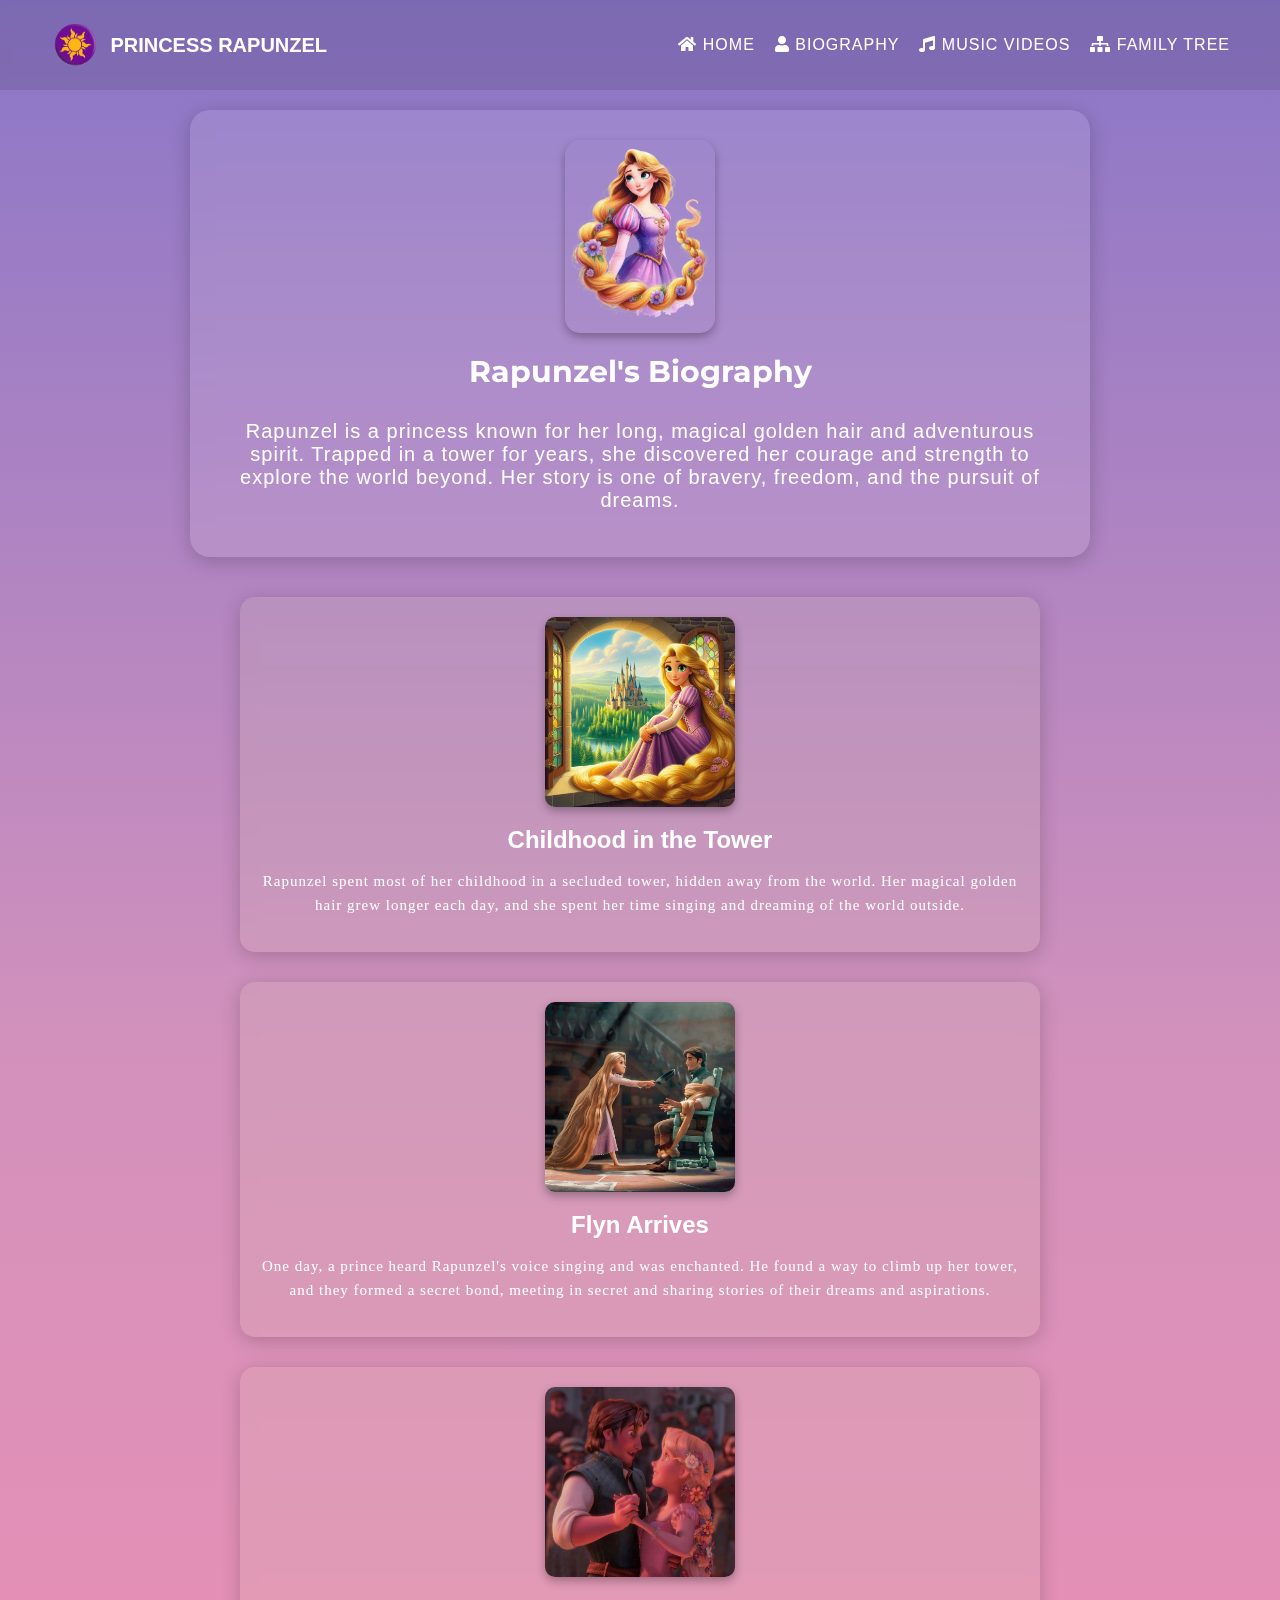
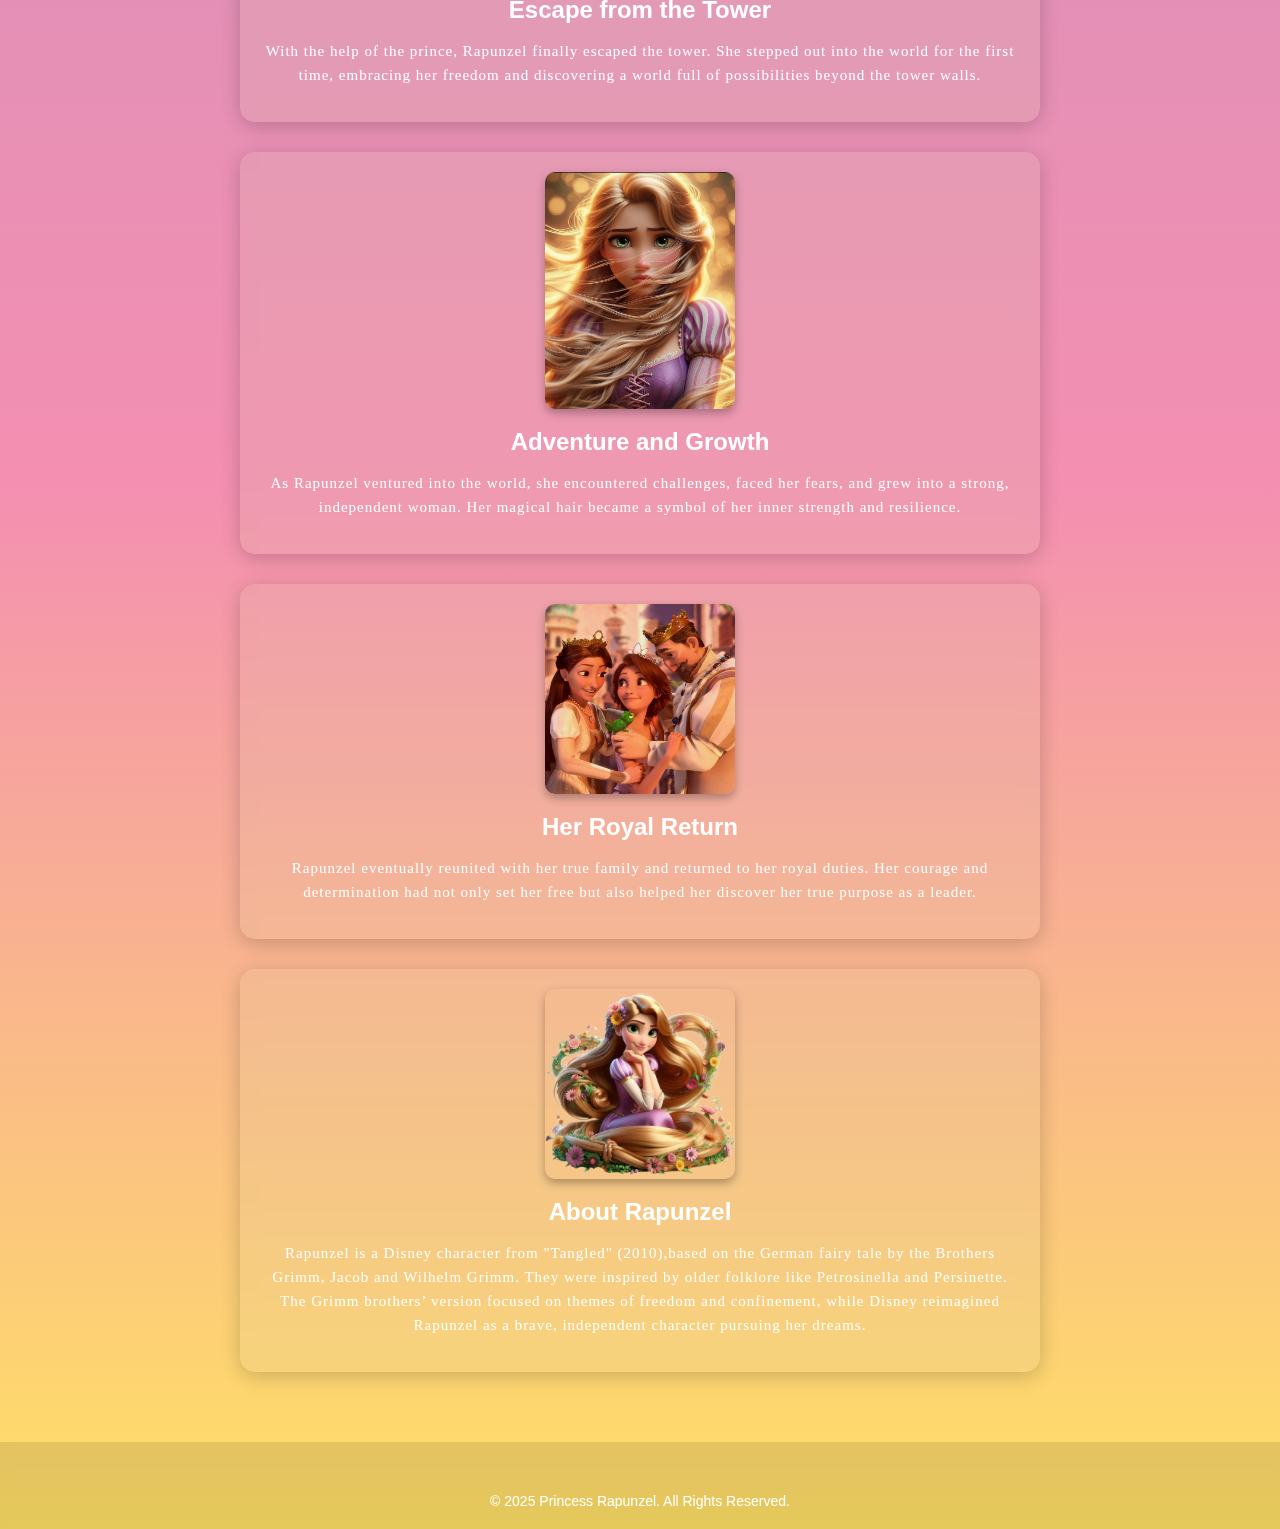
<file: biography.html>
<!DOCTYPE html>
<html lang="en">
<head>
    <meta charset="UTF-8">
    <meta name="viewport" content="width=device-width, initial-scale=1.0">
    <link rel="icon" href="images/logo.png" type="image/x-icon">
    <title>Rapunzel Biography</title>
    <link href="https://fonts.googleapis.com/css2?family=Roboto:wght@400;500;700&family=Montserrat:wght@600;700&display=swap" rel="stylesheet">
    <link rel="stylesheet" href="https://cdnjs.cloudflare.com/ajax/libs/font-awesome/5.15.4/css/all.min.css">
    <link rel="stylesheet" href="style.css">
    <link rel="stylesheet" href="bstyle.css">
</head>
<body>
    <header>
        <div class="logo">
            <img src="images/logo.png" alt="Princess Rapunzel Logo" style="height: 50px;">
            <span>PRINCESS RAPUNZEL</span>
        </div>
        <nav>
            <ul>
                <li><a href="index.html"><i class="fa fa-home"></i> HOME</a></li>
                <li><a href="biography.html"><i class="fa fa-user"></i> BIOGRAPHY </a></li>
                <li><a href="music.html"><i class="fa fa-music"></i> MUSIC VIDEOS</a></li>
                <li><a href="family-tree.html"><i class="fa fa-sitemap"></i> FAMILY TREE</a></li>
            </ul>
        </nav>
    </header>
<section class="sec">
    <section class="about">
        <img src="images/raps.png" alt="Princess Rapunzel">
        <h2>Rapunzel's Biography</h2>
        <p>Rapunzel is a princess known for her long, magical golden hair and adventurous spirit. Trapped in a tower for years, she discovered her courage and strength to explore the world beyond. Her story is one of bravery, freedom, and the pursuit of dreams.</p>
    </section>

    <section class="biography-container">
        <!-- Stage 1: Childhood in the Tower -->
        <div class="biography-stage">
            <img src="images/tow.jpg" alt="Rapunzel in the tower">
            <h2>Childhood in the Tower</h2>
            <p>Rapunzel spent most of her childhood in a secluded tower, hidden away from the world. Her magical golden hair grew longer each day, and she spent her time singing and dreaming of the world outside.</p>
        </div>
    
        <!-- Stage 2: The Prince Arrives -->
        <div class="biography-stage">
            <img src="images/mflyn.jpg" alt="Rapunzel with the Prince">
            <h2>Flyn Arrives</h2>
            <p>One day, a prince heard Rapunzel's voice singing and was enchanted. He found a way to climb up her tower, and they formed a secret bond, meeting in secret and sharing stories of their dreams and aspirations.</p>
        </div>
    
        <!-- Stage 3: Escape from the Tower -->
        <div class="biography-stage">
            <img src="images/flyn.jpg" alt="Rapunzel escapes the tower">
            <h2>Escape from the Tower</h2>
            <p>With the help of the prince, Rapunzel finally escaped the tower. She stepped out into the world for the first time, embracing her freedom and discovering a world full of possibilities beyond the tower walls.</p>
        </div>
    
        <!-- Stage 4: Adventure and Growth -->
        <div class="biography-stage">
            <img src="images/adventure.jpg" alt="Rapunzel's adventure">
            <h2>Adventure and Growth</h2>
            <p>As Rapunzel ventured into the world, she encountered challenges, faced her fears, and grew into a strong, independent woman. Her magical hair became a symbol of her inner strength and resilience.</p>
        </div>
    
        <!-- Stage 5: Her Royal Return -->
        <div class="biography-stage">
            <img src="images/family.jpg" alt="Rapunzel's royal return">
            <h2>Her Royal Return</h2>
            <p>Rapunzel eventually reunited with her true family and returned to her royal duties. Her courage and determination had not only set her free but also helped her discover her true purpose as a leader.</p>
        
        </div>

        <div class="biography-stage">
            <img src="images/rap.png" alt="Rapunzel's royal return">
            <h2>About Rapunzel</h2>
            <p>Rapunzel is a Disney character from "Tangled" (2010),based on the German fairy tale by the Brothers Grimm, Jacob and Wilhelm Grimm. They were inspired by older folklore like Petrosinella and Persinette. The Grimm brothers’ version focused on themes of freedom and confinement, while Disney reimagined Rapunzel as a brave, independent character pursuing her dreams.</p>

        </div>

    </section>
</section>    

    <footer>
        <div class="social-icons">
            <a href="https://www.facebook.com/TangledRapunzel/" class="social-icon"><i class="fa fa-facebook"></i></a>
            <a href="https://x.com/sundroplight" class="social-icon"><i class="fa fa-twitter"></i></a>
            <a href="https://www.instagram.com/disney._rapunzel._/?hl=en" class="social-icon"><i class="fa fa-instagram"></i></a>
        </div>
        &copy; 2025 Princess Rapunzel. All Rights Reserved.
    </footer>
</body>
</html>
</file>
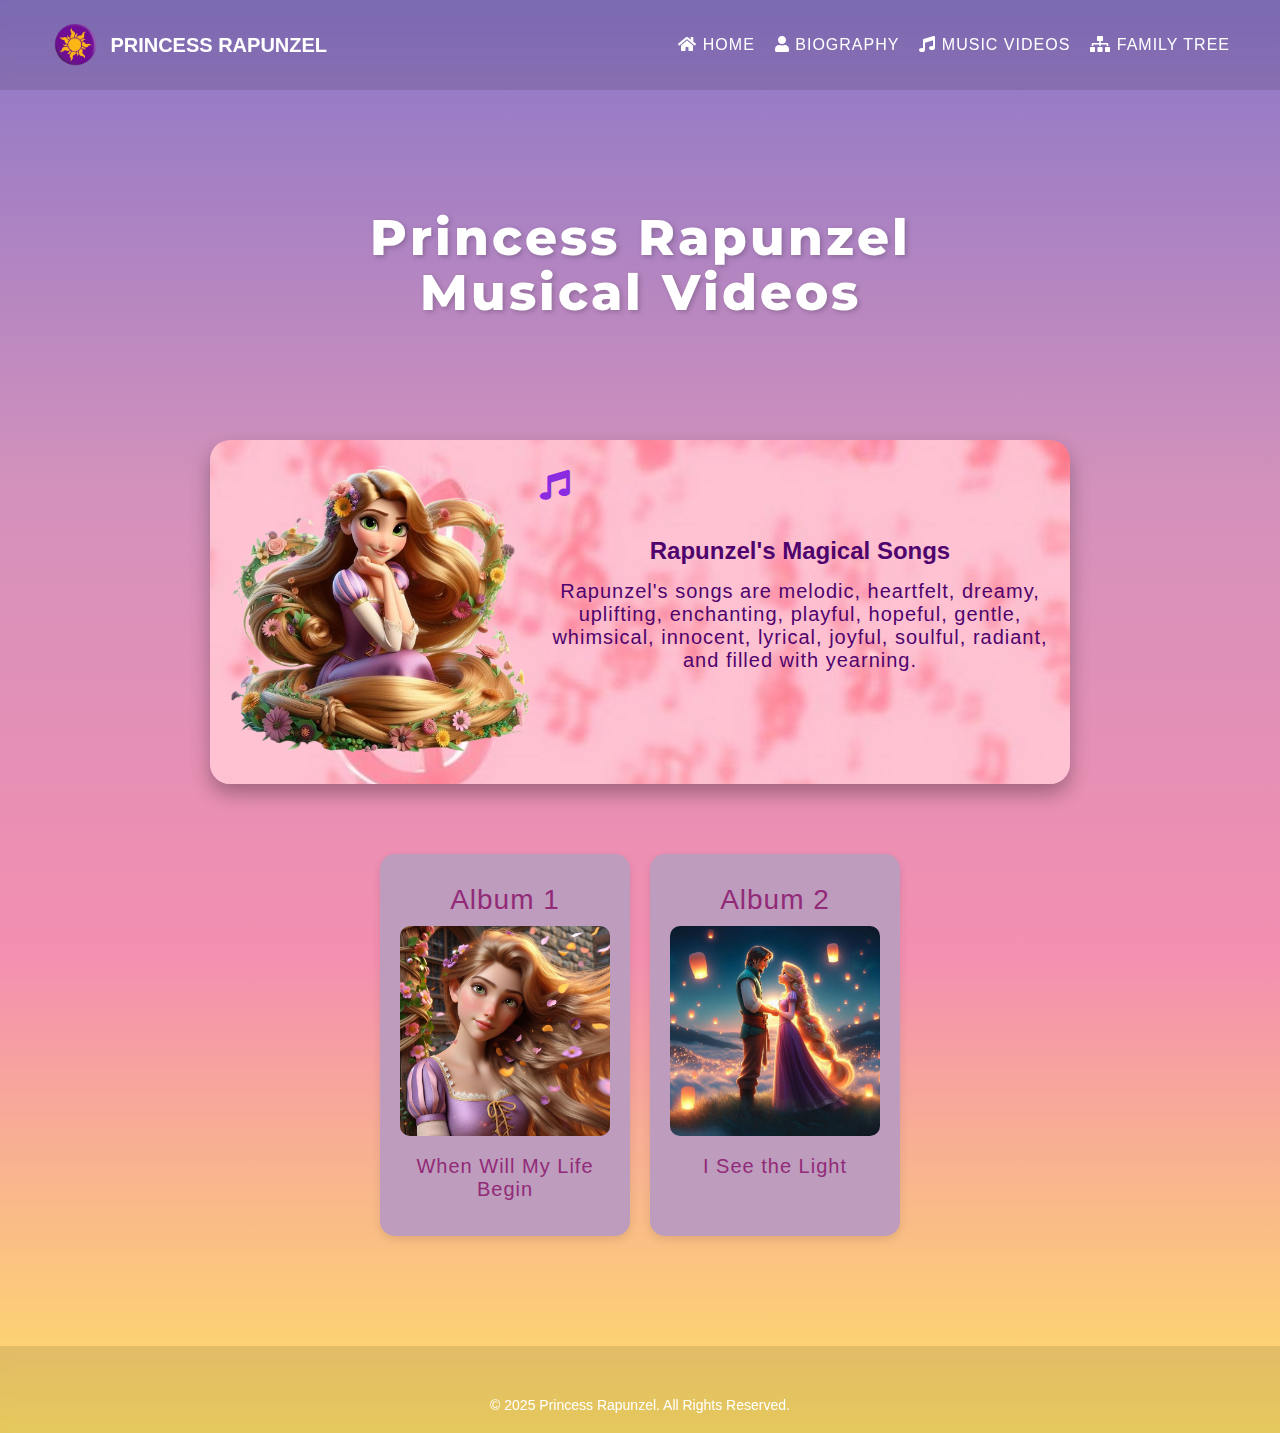
<file: music.html>
<!DOCTYPE html>
<html lang="en">
<head>
    <meta charset="UTF-8">
    <meta name="viewport" content="width=device-width, initial-scale=1.0">
    <link rel="icon" href="images/logo.png" type="image/x-icon">
    <title>Rapunzel Music Videos</title>
    <link href="https://fonts.googleapis.com/css2?family=Roboto:wght@400;500;700&family=Montserrat:wght@600;700&display=swap" rel="stylesheet">
    <link rel="stylesheet" href="https://cdnjs.cloudflare.com/ajax/libs/font-awesome/5.15.4/css/all.min.css">
    <link rel="stylesheet" href="style.css">
    <link rel="stylesheet" href="mstyle.css">
</head>
<body>
  <header>
    <div class="logo">
        <img src="images/logo.png" alt="Princess Rapunzel Logo" style="height: 50px;">
        <span>PRINCESS RAPUNZEL</span>
    </div>
    <nav>
        <ul>
            <li><a href="index.html" ><i class="fa fa-home"></i> HOME</a></li>
            <li><a href="biography.html" ><i class="fa fa-user"></i> BIOGRAPHY</a></li>
            <li><a href="music.html"><i class="fa fa-music"></i> MUSIC VIDEOS</a></li>
            <li><a href="family-tree.html"><i class="fa fa-sitemap"></i> FAMILY TREE</a></li>
        </ul>
    </nav>
</header>

<div class="container">
    <section class="hero">
        <h1>Princess Rapunzel <br>Musical Videos</h1>
    </section>

    <div class="about-music-container">
        <section class="abouta">
            <div style="position: relative;">
                <img src="images/rap.png" alt="Princess Rapunzel">
                <i class="fa fa-music music-icon"></i>
            </div>
            <div>
                <h2>Rapunzel's Magical Songs</h2>
                <p style="font-family: 'Poppins', sans-serif; font-size: 20px;">Rapunzel's songs are melodic, heartfelt, dreamy, uplifting, enchanting, playful, hopeful, gentle, whimsical, innocent, lyrical, joyful, soulful, radiant, and filled with yearning.</p>
            </div>
        </section>

        <section class="cards">
            <div class="card" onclick="confirmAlbumAccess('https://youtu.be/kRXmAIHYQR4?si=qdegZsjb8dAq3EiZ')">
                <h3>Album 1</h3>
                <img src="images/album1.jpg" alt="Album 1">
                <p>When Will My Life Begin</p>
            </div>
            <div class="card" onclick="confirmAlbumAccess('https://youtu.be/ILRs2r6lcHY?si=wn6fdjfWqJBB0f0D')">
                <h3>Album 2</h3>
                <img src="images/album2.jpg" alt="Album 2">
                <p>I See the Light</p>
            </div>
        </section>
    </div>
</div>

<footer>
    <div class="social-icons">
        <a href="https://www.facebook.com/TangledRapunzel/" class="social-icon"><i class="fa fa-facebook"></i></a>
        <a href="https://x.com/sundroplight" class="social-icon"><i class="fa fa-twitter"></i></a>
        <a href="https://www.instagram.com/disney._rapunzel._/?hl=en" class="social-icon"><i class="fa fa-instagram"></i></a>
    </div>
    &copy; 2025 Princess Rapunzel. All Rights Reserved.
</footer>

<div class="confirmation-box" id="confirmationBox">
    <p>Are you sure you want to open this album?</p>
    <button onclick="proceedNavigation()">Yes</button>
    <button onclick="cancelNavigation()">No</button>
</div>

<script>
    let targetUrl = '';

    function confirmAlbumAccess(url) {
        targetUrl = url;
        document.getElementById('confirmationBox').style.display = 'block';
    }

    function proceedNavigation() {
        window.open(targetUrl, '_blank');
        document.getElementById('confirmationBox').style.display = 'none';
    }

    function cancelNavigation() {
        document.getElementById('confirmationBox').style.display = 'none';
    }

   
</script>

</body>
</html>
</file>
<file: style.css>
/* CSS for smooth navigation and animations */
 * {
    margin: 0;
    padding: 0;
    box-sizing: border-box;
    font-family: 'Poppins', sans-serif;
}

    html {
        scroll-behavior: smooth;
    }

body {
    background: linear-gradient(180deg, #8A76C8, #D291BC, #F48FB1, #FFE066);
    min-height: 100vh;
    display: flex;
    flex-direction: column;
    align-items: center;
    justify-content: flex-start; /* Align from the top */
    overflow-y: auto; /* Allow vertical scrolling */
    color: white;
    animation: gradientMove 10s ease infinite;
}


@keyframes gradientMove {
    0% { background: linear-gradient(180deg, #8A76C8, #D291BC, #F48FB1, #FFE066); }
    50% { background: linear-gradient(180deg, #FFE066, #F48FB1, #D291BC, #8A76C8); }
    100% { background: linear-gradient(180deg, #8A76C8, #D291BC, #F48FB1, #FFE066); }
}

header {
    /* Remove position fixed to allow scrolling */
    width: 100%;
    display: flex;
    justify-content: space-between;
    align-items: center;
    padding: 20px 50px;
    background: rgba(0, 0, 0, 0.1);
    backdrop-filter: blur(5px);
    z-index: 1000;
}


.logo {
    display: flex;
    align-items: center;
    font-family: 'Poppins', sans-serif;
    font-size: 20px;
    font-weight: 700;
}

.logo img {
    height: 50px;
    margin-right: 10px;
}

.logo span {
    font-size: 20px;
    color: white;
}

nav ul {
    list-style: none;
    display: flex;
    gap: 20px;
}

nav a {
    text-decoration: none;
    color: white;
    font-weight: 500;
    letter-spacing: 1px;
    transition: color 0.3s ease;
    position: relative;
}

nav a::after {
    content: '';
    position: absolute;
    width: 100%;
    height: 2px;
    background-color: #ffee00;
    bottom: 0;
    left: 0;
    transform: scaleX(0);
    transform-origin: bottom right;
    transition: transform 0.25s ease-out;
}

nav a:hover::after {
    transform: scaleX(1);
    transform-origin: bottom left;
}

nav a:hover {
    color: #ffd900;
}

.hero {
    display: flex;
    justify-content: center;
    align-items: center;
    text-align: left;
    padding: 100px 20px;
    width: 100%;
    max-width: 1200px;
    background-attachment: fixed;
    background-size: cover;
    background-position: center;
    animation: fadeIn 2s ease-out;
}


@keyframes fadeIn {
    0% { opacity: 0; transform: translateY(50px); }
    100% { opacity: 1; transform: translateY(0); }
}

.content {
    max-width: 50%;
    text-align: center;
}

h1 {
    font-family: 'Montserrat', sans-serif;
    font-size: 50px;
    font-weight: 800;
    line-height: 1.1;
    letter-spacing: 3px;
    text-shadow: 2px 2px 5px rgba(0, 0, 0, 0.2);
    animation: fadeIn 1s ease-out;
    text-align: center;
}

h3 {
    font-size: 28px;
    font-weight: 500;
    margin: 10px 0;
    letter-spacing: 1px;
}

p {
    font-size: 20px;
    margin: 15px 0;
    font-weight: 400;
    letter-spacing: 1px;
    text-shadow: black;
    font-family: Arial, Helvetica, sans-serif;
}

.btn {
    padding: 15px 35px;
    border: 2px solid white;
    background: transparent;
    color: white;
    border-radius: 25px;
    cursor: pointer;
    font-weight: 500;
    transition: all 0.3s ease;
    letter-spacing: 1px;
    position: relative;
    overflow: hidden;
}

.btn::before {
    content: '';
    position: absolute;
    top: 50%;
    left: 50%;
    width: 300%;
    height: 300%;
    background-color: #e0bdee1f;
    transition: all 0.3s ease;
    border-radius: 50%;
    transform: translate(-50%, -50%);
    z-index: 0;
}

.btn:hover::before {
    width: 0;
    height: 0;
}

.btn:hover {
    color: #8A76C8;
    border-color: #8A76C8;
}

.right-image {
    background-image: url('rap.png');
    background-size: cover;
    background-position: center;
    border-radius: 20px;
    width: 350px;
    height: 450px;
    margin-left: 20px;
    box-shadow: 0 10px 20px rgba(0, 0, 0, 0.3);
    transition: transform 0.3s ease, box-shadow 0.3s ease;
    animation: fadeIn 2s ease-out;
}

.right-image:hover {
    transform: scale(1.05);
    box-shadow: 0 15px 30px rgba(0, 0, 0, 0.5);
}
.cards {
    display: flex;
    gap: 20px;
    justify-content: center;
    margin-top: 50px;
    margin-bottom: 50px; /* Add margin below cards section */
    animation: fadeIn 2s ease-out;
}

.card {
    background: rgb(189, 156, 189);
    color: #922a78;
    border-radius: 15px;
    padding: 20px;
    text-align: center;
    width: 250px;
    box-shadow: 0 4px 10px rgba(0, 0, 0, 0.1);
    transition: transform 0.3s ease;
}

.card:hover {
    transform: scale(1.05);
}

.card img {
    width: 100%;
    border-radius: 10px;
}
body {
    min-height: 100vh;
    display: flex;
    flex-direction: column;
    justify-content: space-between; /* Ensures footer stays at the bottom */
}
footer {
    background: rgba(0, 0, 0, 0.1);
    width: 100%;
    padding: 20px 0;
    text-align: center;
    color: white;
    backdrop-filter: blur(5px);
    font-size: 14px;
}

footer .social-icons {
    margin-bottom: 10px;
}

.social-icon {
    margin: 0 10px;
    color: white;
    font-size: 18px;
    transition: color 0.3s;
}

.social-icon:hover {
    color: #ffcc00;
}

@media (max-width: 768px) {
    .hero {
        flex-direction: column;
        text-align: center
    }

    .content, .right-image {
        max-width: 100%;
        margin: 10px 0;
       
    }

    h1 {
        font-size: 60px;
    }
    
    .hero, .cards, footer {
        width: 100%;
        padding: 100px 20px;
    }
   
    
}
</file>
<file: bstyle.css>
.sec{
            transition: transform 0.3s ease, box-shadow 0.3s ease;
            animation: fadeIn 2s ease-out;
        }
    


        .about {
            max-width: 900px;
            text-align: center;
            background: rgba(255, 255, 255, 0.1);
            padding: 30px;
            border-radius: 20px;
            backdrop-filter: blur(10px);
            box-shadow: 0 4px 20px rgba(0, 0, 0, 0.2);
            margin-top: 20px;
            display: flex;
            flex-direction: column;
            align-items: center;
            justify-content: center;
            font-family: 'Poppins';
        }

        .about img {
            width: 150px; /* Adjusted to make the image smaller */
            height: auto;
            border-radius: 15px;
            margin-bottom: 20px;
            box-shadow: 0 4px 10px rgba(0, 0, 0, 0.3);
        }

        .about h2 {
            font-size: 30px;
            margin-bottom: 15px;
            color: #ffffff;
            font-family: 'Montserrat', sans-serif;
            text-shadow: rgba(0, 0, 0, 0.226);
        }

        .biography-container {
            display: flex;
            flex-direction: column;
            align-items: center;
            padding: 40px;
        }

        .biography-stage {
            max-width: 800px;
            text-align: center;
            margin-bottom: 30px;
            background: rgba(219, 208, 176, 0.151);
            padding: 20px;
            border-radius: 15px;
            box-shadow: 0 4px 20px rgba(0, 0, 0, 0.2);
            backdrop-filter: blur(8px);
        }

        .biography-stage img {
            width: 25%; /* Reduce the width of the image to 100% of its container */
            height: auto;
            border-radius: 10px;
            margin-bottom: 15px;
            box-shadow: 0 4px 10px rgba(0, 0, 0, 0.3);
        }


        .biography-stage h3 {
            font-size: 20px;
            margin-bottom: 10px;
            color: #ffffff;
            font-family: 'Montserrat', sans-serif;
            text-shadow: rgb(0, 0, 0);
        }

        .biography-stage p {
            font-size: 15px;
            font-family: 'Poppins';
            line-height: 1.6;
            color: #ffffff;
            text-shadow: rgb(0, 0, 0);
        }
</file>
<file: mstyle.css>
.container {
            max-width: 1200px;
            margin: 10 auto;
            padding: 20px;
            background-origin: padding-box;
            font-family: 'Montserrat', sans-serif ;
            
        }
        .about-music-container {
            display: flex;
            flex-direction: column;
            align-items: center;
            padding: 20px;
            font-family: 'Montserrat', sans-serif ;

            
        }
        .abouta {
            display: flex;
            align-items: center;
            justify-content: center;
            gap: 20px;
            padding: 20px;
            background-image: url('music.jpg');
            background-size: cover;
            box-shadow: 0 10px 20px rgba(0, 0, 0, 0.3);
            transition: transform 0.3s ease, box-shadow 0.3s ease;
            animation: fadeIn 1s ease-out;
            color: rgb(79, 3, 109);
            border-radius: 20px;
            
        }
        .abouta img {
            max-width: 300px;
            height: auto;
            border-radius: 10px;
            position: relative;
        }
        .music-icon {
            position: absolute;
            top: 10px;
            right: -40px;
            font-size: 30px;
            color: #8A2BE2;
            cursor: pointer;
        }
        .abouta div {
            max-width: 500px;
            text-align: center;
        }
        .cards {
            display: flex;
            justify-content: center;
            gap: 20px;
            padding: 20px;
            color: #dab6f8;
            
        }
        .card img {
            width: 100%;
            height: auto;
            border-radius: 10px;
            cursor: pointer;
        }
        .confirmation-box {
            background-color: #dab6f8;
            color: #4B0082;
            border: 2px solid #8A2BE2;
            padding: 15px;
            border-radius: 10px;
            text-align: center;
            position: fixed;
            top: 50%;
            left: 50%;
            transform: translate(-50%, -50%);
            z-index: 1000;
            display: none;
        }
        .confirmation-box button {
            margin: 5px;
            padding: 10px 20px;
            background-color: #8A2BE2;
            color: rgb(245, 169, 198);
            border: none;
            border-radius: 5px;
            cursor: pointer;
        }
</file>
